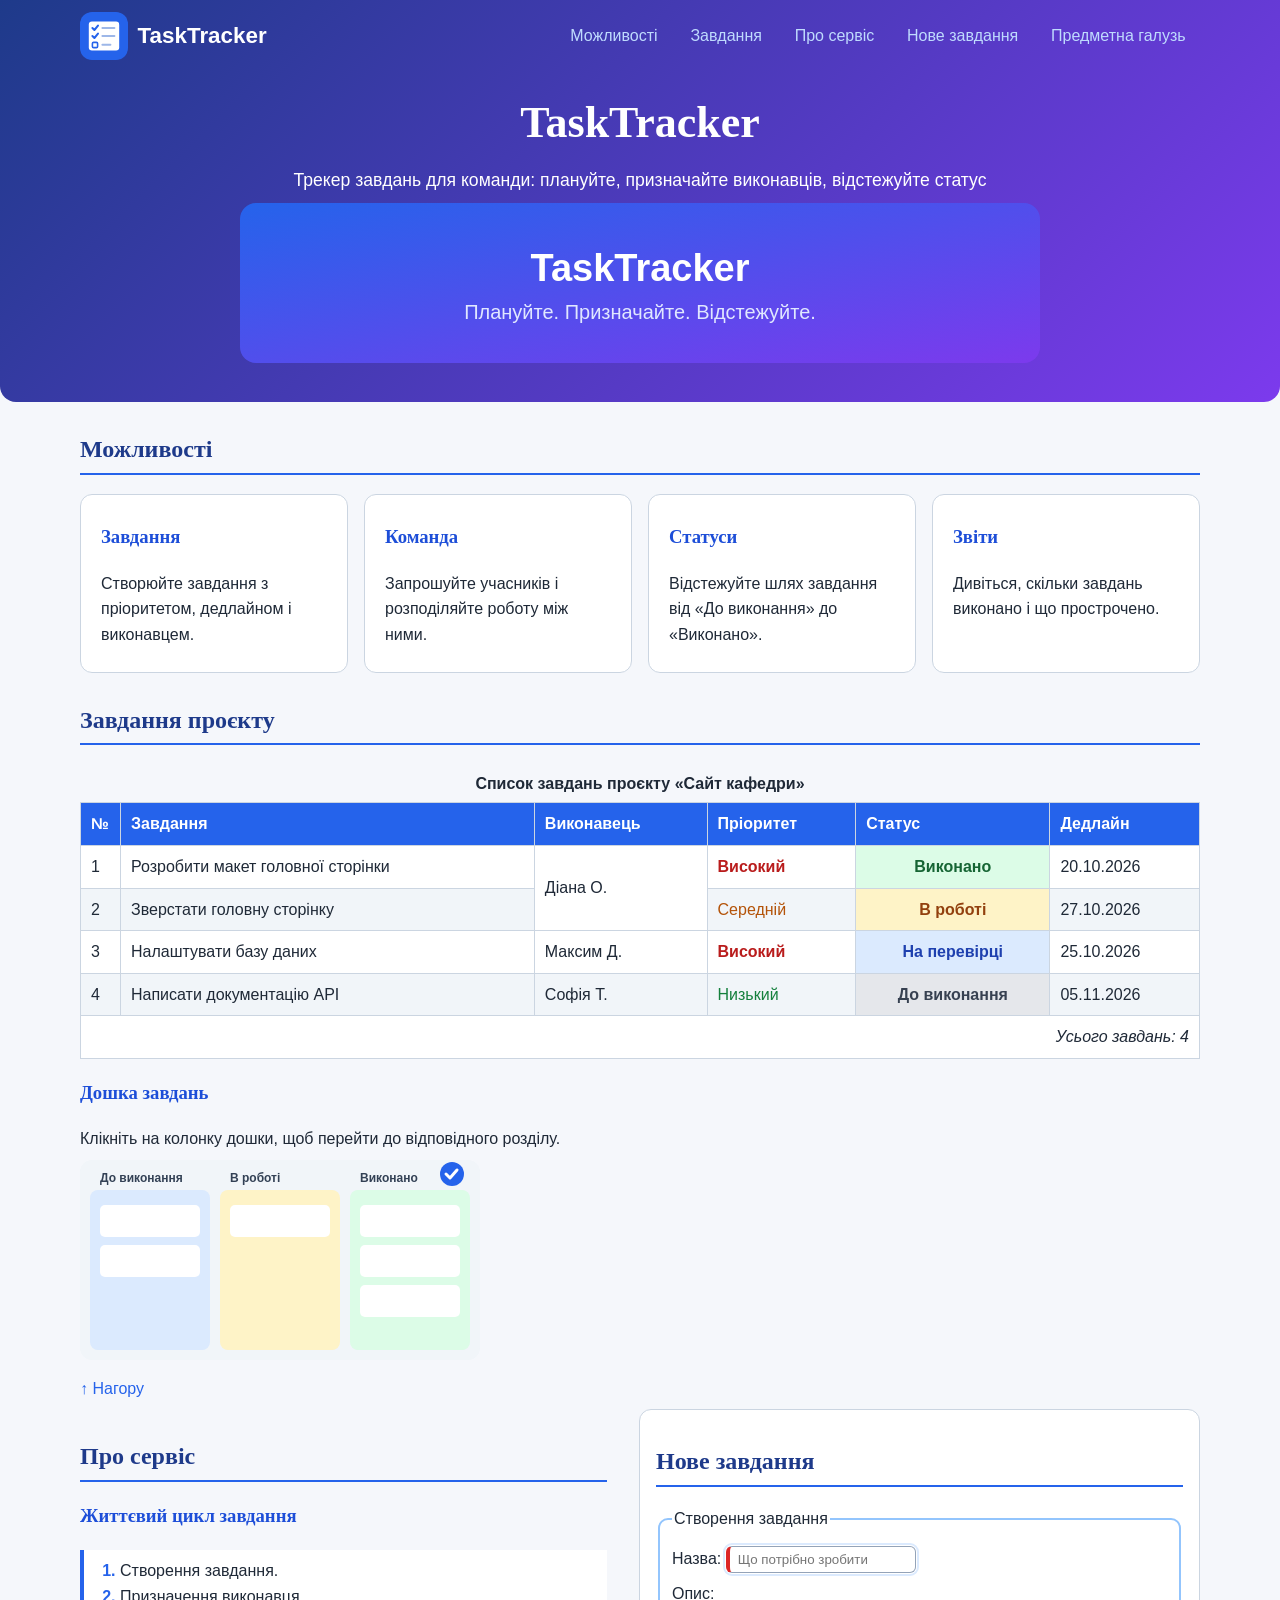
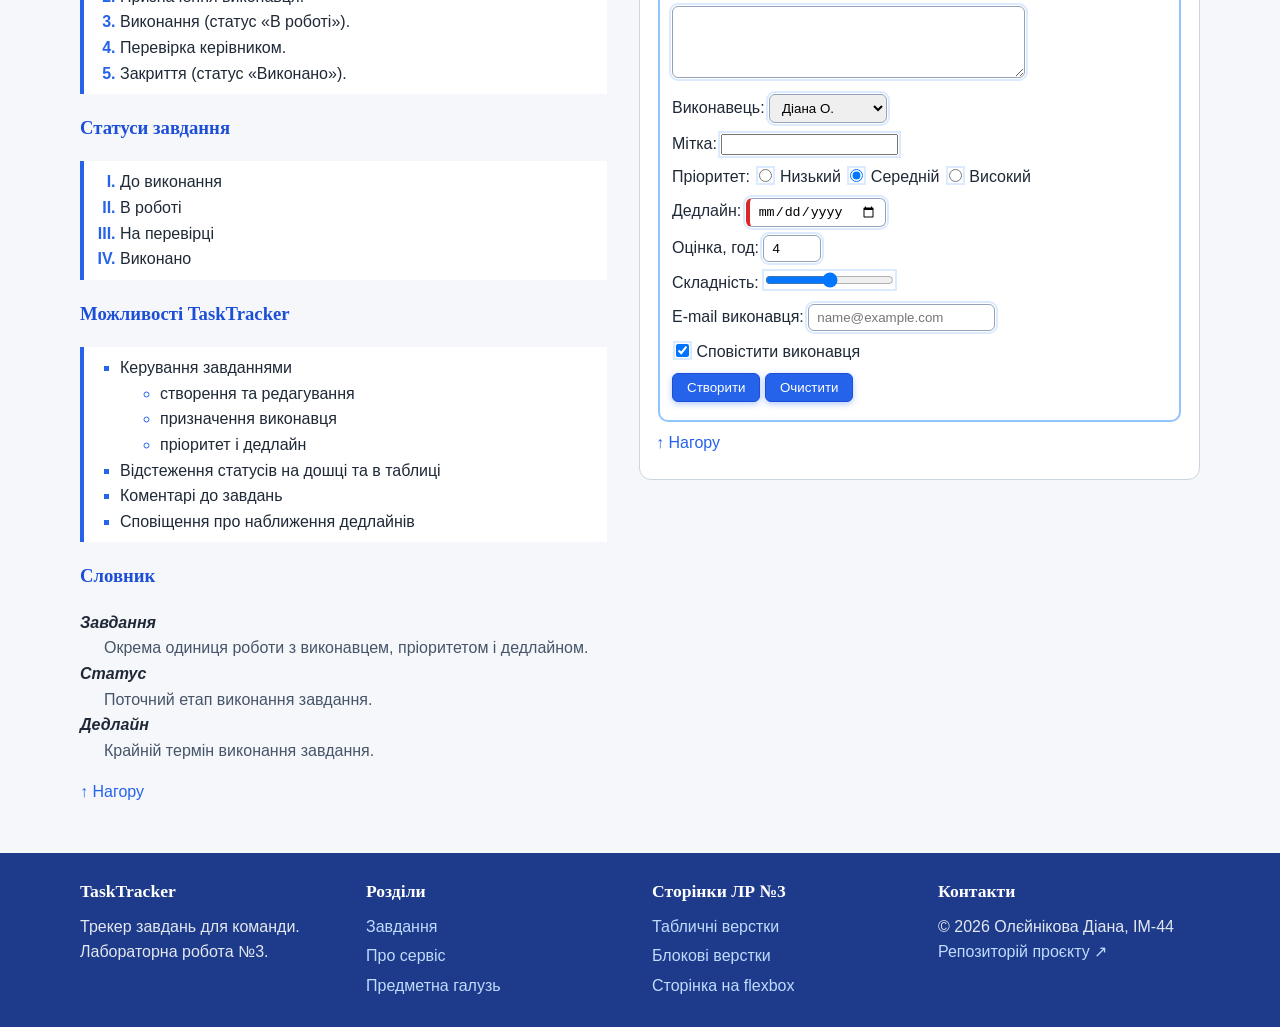
<file: index.html>
<!DOCTYPE html>
<html lang="uk">
<head>
  <meta charset="UTF-8">
  <meta name="viewport" content="width=device-width, initial-scale=1.0">
  <title>TaskTracker — трекер завдань</title>
  <link rel="icon" type="image/svg+xml" href="images/logo.svg">
  <style>
    a:link    { color: #2563eb; }
    a:visited { color: #7c3aed; }
    a:hover   { color: #dc2626; }
    a:active  { color: #f59e0b; }
    fieldset { min-width: 0; }
    th { background-color: #e8f0fb; }
    tbody tr:hover { background-color: #fff3bf; }
  </style>
  <link rel="stylesheet" href="css/style.css">
  <link rel="stylesheet" href="css/layout.css">
  <script src="js/menu.js" defer></script>
</head>
<body>
  <header id="top" class="site-header">
    <div class="container header-bar">
      <a class="brand" href="#top">
        <img src="images/logo.svg" alt="Логотип TaskTracker" title="TaskTracker" width="48" height="48">
        <span>TaskTracker</span>
      </a>
      <button class="burger" id="burger" type="button" aria-label="Відкрити меню" aria-expanded="false" aria-controls="menu">
        <span></span><span></span><span></span>
      </button>
      <nav class="menu" id="menu" aria-label="Головне меню">
        <a href="#cards">Можливості</a>
        <a href="#tasks">Завдання</a>
        <a href="#info">Про сервіс</a>
        <a href="#new-task">Нове завдання</a>
        <a href="description.html">Предметна галузь</a>
      </nav>
    </div>
    <div class="container hero">
      <h1>TaskTracker</h1>
      <p>Трекер завдань для команди: плануйте, призначайте виконавців, відстежуйте статус</p>
      <picture>
        <source media="(min-width: 650px)" srcset="images/banner-wide.svg">
        <img src="images/banner-narrow.svg" alt="Банер TaskTracker">
      </picture>
    </div>
  </header>

  <main class="container">
    <section id="cards">
      <h2>Можливості</h2>
      <div class="cards">
        <article class="card">
          <h3>Завдання</h3>
          <p>Створюйте завдання з пріоритетом, дедлайном і виконавцем.</p>
        </article>
        <article class="card">
          <h3>Команда</h3>
          <p>Запрошуйте учасників і розподіляйте роботу між ними.</p>
        </article>
        <article class="card">
          <h3>Статуси</h3>
          <p>Відстежуйте шлях завдання від «До виконання» до «Виконано».</p>
        </article>
        <article class="card">
          <h3>Звіти</h3>
          <p>Дивіться, скільки завдань виконано і що прострочено.</p>
        </article>
      </div>
    </section>

    <section id="tasks">
      <h2>Завдання проєкту</h2>
      <div style="overflow-x: auto;">
        <table id="task-table" border="1" cellpadding="6" cellspacing="0">
          <caption>Список завдань проєкту «Сайт кафедри»</caption>
          <colgroup>
            <col style="width: 40px;">
            <col>
            <col>
            <col>
            <col style="background-color: #fff7d6;">
            <col>
          </colgroup>
          <thead>
            <tr>
              <th>№</th>
              <th>Завдання</th>
              <th>Виконавець</th>
              <th>Пріоритет</th>
              <th>Статус</th>
              <th>Дедлайн</th>
            </tr>
          </thead>
          <tbody>
            <tr>
              <td>1</td>
              <td>Розробити макет головної сторінки</td>
              <td rowspan="2">Діана О.</td>
              <td class="priority-high">Високий</td>
              <td class="status status-done">Виконано</td>
              <td>20.10.2026</td>
            </tr>
            <tr>
              <td>2</td>
              <td>Зверстати головну сторінку</td>
              <td class="priority-mid">Середній</td>
              <td class="status status-work">В роботі</td>
              <td>27.10.2026</td>
            </tr>
            <tr>
              <td>3</td>
              <td>Налаштувати базу даних</td>
              <td>Максим Д.</td>
              <td class="priority-high">Високий</td>
              <td class="status status-review">На перевірці</td>
              <td>25.10.2026</td>
            </tr>
            <tr>
              <td>4</td>
              <td>Написати документацію API</td>
              <td>Софія Т.</td>
              <td class="priority-low">Низький</td>
              <td class="status status-todo">До виконання</td>
              <td>05.11.2026</td>
            </tr>
          </tbody>
          <tfoot>
            <tr>
              <td colspan="6">Усього завдань: 4</td>
            </tr>
          </tfoot>
        </table>
      </div>
      <h3>Дошка завдань</h3>
      <p>Клікніть на колонку дошки, щоб перейти до відповідного розділу.</p>
      <div style="overflow-x: auto;">
        <img src="images/board.svg" alt="Дошка завдань" width="400" height="200" usemap="#boardmap">
        <map name="boardmap">
          <area shape="rect" coords="10,30,130,190" href="#tasks" alt="До виконання: таблиця завдань">
          <area shape="rect" coords="140,30,260,190" href="#info" alt="В роботі: про сервіс">
          <area shape="rect" coords="270,30,390,190" href="#new-task" alt="Виконано: нове завдання">
          <area shape="circle" coords="372,14,12" href="#top" alt="Нагору">
        </map>
      </div>
      <p><a href="#top">↑ Нагору</a></p>
    </section>

    <div class="columns">
      <section id="info">
        <h2>Про сервіс</h2>
        <h3>Життєвий цикл завдання</h3>
        <ol type="1">
          <li>Створення завдання.</li>
          <li>Призначення виконавця.</li>
          <li>Виконання (статус «В роботі»).</li>
          <li>Перевірка керівником.</li>
          <li>Закриття (статус «Виконано»).</li>
        </ol>

        <h3>Статуси завдання</h3>
        <ol type="I">
          <li>До виконання</li>
          <li>В роботі</li>
          <li>На перевірці</li>
          <li>Виконано</li>
        </ol>

        <h3>Можливості TaskTracker</h3>
        <ul>
          <li>Керування завданнями
            <ul>
              <li>створення та редагування</li>
              <li>призначення виконавця</li>
              <li>пріоритет і дедлайн</li>
            </ul>
          </li>
          <li>Відстеження статусів на дошці та в таблиці</li>
          <li>Коментарі до завдань</li>
          <li>Сповіщення про наближення дедлайнів</li>
        </ul>

        <h3>Словник</h3>
        <dl>
          <dt>Завдання</dt>
          <dd>Окрема одиниця роботи з виконавцем, пріоритетом і дедлайном.</dd>
          <dt>Статус</dt>
          <dd>Поточний етап виконання завдання.</dd>
          <dt>Дедлайн</dt>
          <dd>Крайній термін виконання завдання.</dd>
        </dl>
        <p><a href="#top">↑ Нагору</a></p>
      </section>
      <section id="new-task">
        <h2>Нове завдання</h2>
        <form action="#" method="post" autocomplete="off">
          <fieldset>
            <legend>Створення завдання</legend>

            <p>
              <label for="title">Назва:</label>
              <input type="text" id="title" name="title" placeholder="Що потрібно зробити" maxlength="100" required>
            </p>
            <p>
              <label for="descr">Опис:</label><br>
              <textarea id="descr" name="descr" rows="4" cols="40" style="max-width: 100%;"></textarea>
            </p>
            <p>
              <label for="assignee">Виконавець:</label>
              <select id="assignee" name="assignee">
                <optgroup label="Розробники">
                  <option value="diana">Діана О.</option>
                  <option value="maksym">Максим Д.</option>
                </optgroup>
                <optgroup label="Тестувальники">
                  <option value="sofia">Софія Т.</option>
                </optgroup>
              </select>
            </p>
            <p>
              <label for="tag">Мітка:</label>
              <input list="tags" id="tag" name="tag">
              <datalist id="tags">
                <option value="frontend"></option>
                <option value="backend"></option>
                <option value="docs"></option>
              </datalist>
            </p>
            <p>
              Пріоритет:
              <input type="radio" id="p-low" name="priority" value="low">
              <label for="p-low">Низький</label>
              <input type="radio" id="p-mid" name="priority" value="medium" checked>
              <label for="p-mid">Середній</label>
              <input type="radio" id="p-high" name="priority" value="high">
              <label for="p-high">Високий</label>
            </p>
            <p>
              <label for="deadline">Дедлайн:</label>
              <input type="date" id="deadline" name="deadline" required>
            </p>
            <p>
              <label for="hours">Оцінка, год:</label>
              <input type="number" id="hours" name="hours" min="1" max="80" value="4">
            </p>
            <p>
              <label for="level">Складність:</label>
              <input type="range" id="level" name="level" min="1" max="5" value="3">
            </p>
            <p>
              <label for="email">E-mail виконавця:</label>
              <input type="email" id="email" name="email" placeholder="name@example.com">
            </p>
            <p>
              <input type="checkbox" id="notify" name="notify" checked>
              <label for="notify">Сповістити виконавця</label>
            </p>
            <p>
              <button type="submit">Створити</button>
              <button type="reset">Очистити</button>
            </p>
          </fieldset>
        </form>
        <p><a href="#top">↑ Нагору</a></p>
      </section>
    </div>
  </main>

  <footer class="site-footer">
    <div class="container footer-cols">
      <div>
        <h3>TaskTracker</h3>
        <p>Трекер завдань для команди. Лабораторна робота №3.</p>
      </div>
      <div>
        <h3>Розділи</h3>
        <ul>
          <li><a href="#tasks">Завдання</a></li>
          <li><a href="#info">Про сервіс</a></li>
          <li><a href="description.html">Предметна галузь</a></li>
        </ul>
      </div>
      <div>
        <h3>Сторінки ЛР №3</h3>
        <ul>
          <li><a href="lab3/task2-table-fixed.html">Табличні верстки</a></li>
          <li><a href="lab3/task2-block-fixed.html">Блокові верстки</a></li>
          <li><a href="lab3/task3-flexbox.html">Сторінка на flexbox</a></li>
        </ul>
      </div>
      <div>
        <h3>Контакти</h3>
        <p>© 2026 Олєйнікова Діана, ІМ-44<br>
          <a href="https://github.com/dianaoleynikova/IM-44_appWEB-OleynikovaDiana-FIOT-2026" target="_blank" rel="noopener">Репозиторій проєкту</a></p>
      </div>
    </div>
  </footer>
</body>
</html>
</file>
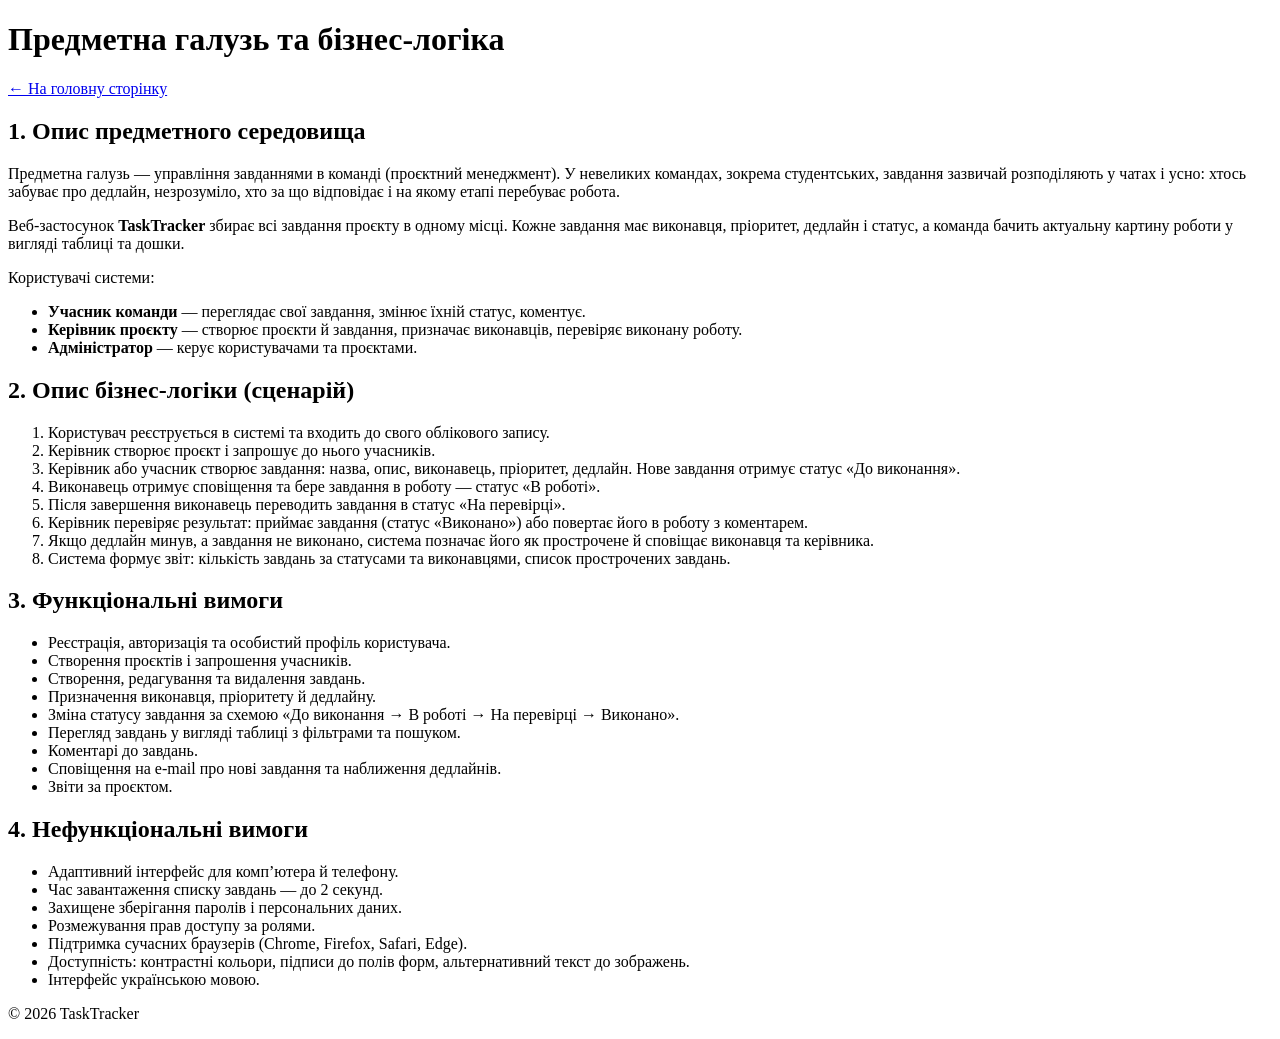
<file: description.html>
<!DOCTYPE html>
<html lang="uk">
<head>
  <meta charset="UTF-8">
  <meta name="viewport" content="width=device-width, initial-scale=1.0">
  <title>Предметна галузь та бізнес-логіка — TaskTracker</title>
  <link rel="icon" type="image/svg+xml" href="images/logo.svg">
</head>
<body>
  <header>
    <h1>Предметна галузь та бізнес-логіка</h1>
    <p><a href="index.html">← На головну сторінку</a></p>
  </header>

  <main>
    <section>
      <h2>1. Опис предметного середовища</h2>
      <p>Предметна галузь — управління завданнями в команді (проєктний менеджмент). У невеликих командах, зокрема студентських, завдання зазвичай розподіляють у чатах і усно: хтось забуває про дедлайн, незрозуміло, хто за що відповідає і на якому етапі перебуває робота.</p>
      <p>Веб-застосунок <strong>TaskTracker</strong> збирає всі завдання проєкту в одному місці. Кожне завдання має виконавця, пріоритет, дедлайн і статус, а команда бачить актуальну картину роботи у вигляді таблиці та дошки.</p>
      <p>Користувачі системи:</p>
      <ul>
        <li><strong>Учасник команди</strong> — переглядає свої завдання, змінює їхній статус, коментує.</li>
        <li><strong>Керівник проєкту</strong> — створює проєкти й завдання, призначає виконавців, перевіряє виконану роботу.</li>
        <li><strong>Адміністратор</strong> — керує користувачами та проєктами.</li>
      </ul>
    </section>

    <section>
      <h2>2. Опис бізнес-логіки (сценарій)</h2>
      <ol>
        <li>Користувач реєструється в системі та входить до свого облікового запису.</li>
        <li>Керівник створює проєкт і запрошує до нього учасників.</li>
        <li>Керівник або учасник створює завдання: назва, опис, виконавець, пріоритет, дедлайн. Нове завдання отримує статус «До виконання».</li>
        <li>Виконавець отримує сповіщення та бере завдання в роботу — статус «В роботі».</li>
        <li>Після завершення виконавець переводить завдання в статус «На перевірці».</li>
        <li>Керівник перевіряє результат: приймає завдання (статус «Виконано») або повертає його в роботу з коментарем.</li>
        <li>Якщо дедлайн минув, а завдання не виконано, система позначає його як прострочене й сповіщає виконавця та керівника.</li>
        <li>Система формує звіт: кількість завдань за статусами та виконавцями, список прострочених завдань.</li>
      </ol>
    </section>

    <section>
      <h2>3. Функціональні вимоги</h2>
      <ul>
        <li>Реєстрація, авторизація та особистий профіль користувача.</li>
        <li>Створення проєктів і запрошення учасників.</li>
        <li>Створення, редагування та видалення завдань.</li>
        <li>Призначення виконавця, пріоритету й дедлайну.</li>
        <li>Зміна статусу завдання за схемою «До виконання → В роботі → На перевірці → Виконано».</li>
        <li>Перегляд завдань у вигляді таблиці з фільтрами та пошуком.</li>
        <li>Коментарі до завдань.</li>
        <li>Сповіщення на e-mail про нові завдання та наближення дедлайнів.</li>
        <li>Звіти за проєктом.</li>
      </ul>
    </section>

    <section>
      <h2>4. Нефункціональні вимоги</h2>
      <ul>
        <li>Адаптивний інтерфейс для комп’ютера й телефону.</li>
        <li>Час завантаження списку завдань — до 2 секунд.</li>
        <li>Захищене зберігання паролів і персональних даних.</li>
        <li>Розмежування прав доступу за ролями.</li>
        <li>Підтримка сучасних браузерів (Chrome, Firefox, Safari, Edge).</li>
        <li>Доступність: контрастні кольори, підписи до полів форм, альтернативний текст до зображень.</li>
        <li>Інтерфейс українською мовою.</li>
      </ul>
    </section>
  </main>

  <footer>
    <p>© 2026 TaskTracker</p>
  </footer>
</body>
</html>
</file>
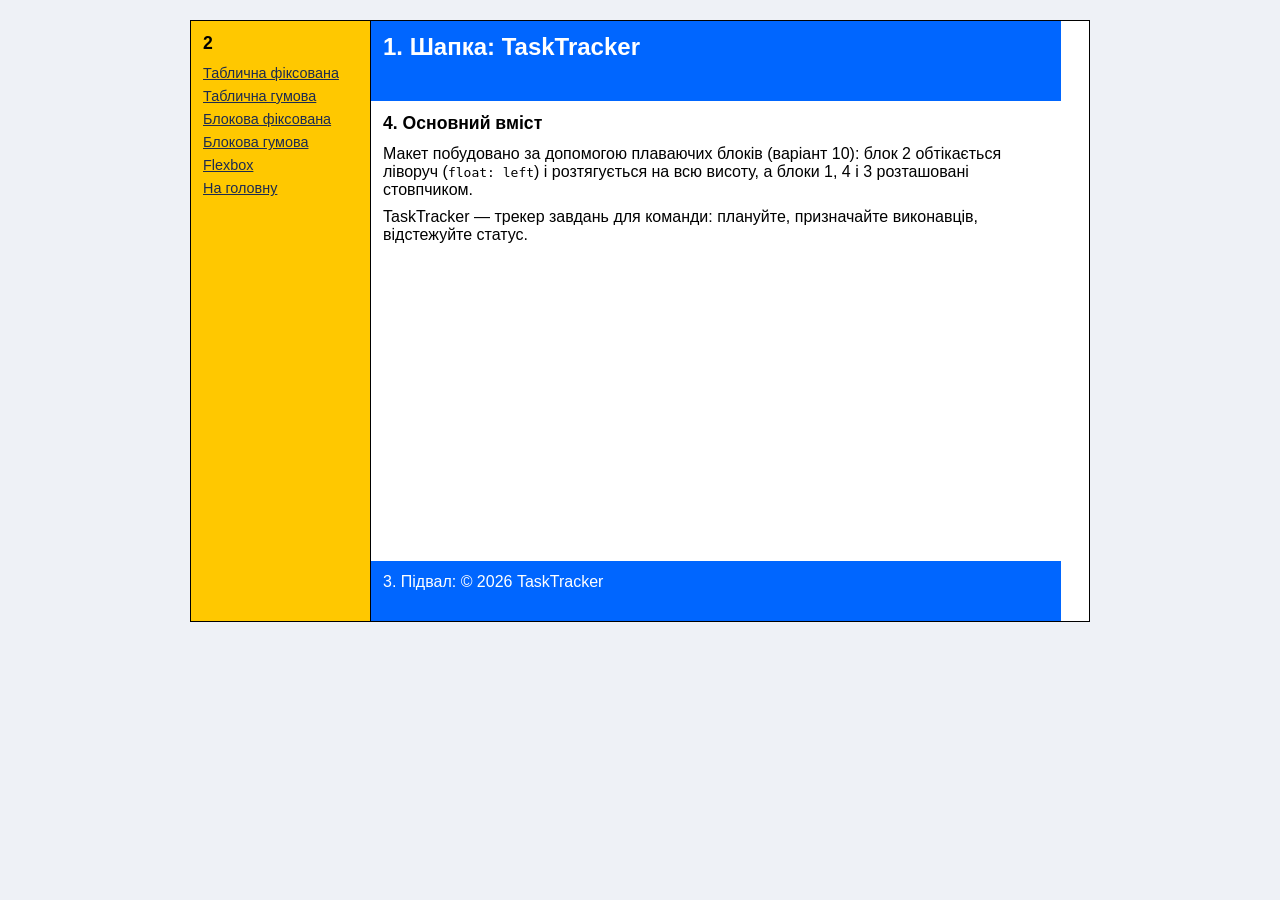
<file: lab3/task2-block-fixed.html>
<!DOCTYPE html>
<html lang="uk">
<head>
  <meta charset="UTF-8">
  <meta name="viewport" content="width=device-width, initial-scale=1.0">
  <title>Завдання 2. Блокова верстка (фіксована)</title>
  <link rel="stylesheet" href="css/block-fixed.css">
</head>
<body>
  <div id="page">
    <div id="b2">
      <h2>2</h2>
      <nav>
          <a href="task2-table-fixed.html">Таблична фіксована</a>
          <a href="task2-table-fluid.html">Таблична гумова</a>
          <a href="task2-block-fixed.html">Блокова фіксована</a>
          <a href="task2-block-fluid.html">Блокова гумова</a>
          <a href="task3-flexbox.html">Flexbox</a>
          <a href="../index.html">На головну</a>
        </nav>
    </div>
    <div id="rest">
      <div id="b1"><h1>1. Шапка: TaskTracker</h1></div>
      <div id="b4">
        <h2>4. Основний вміст</h2>
        <p>Макет побудовано за допомогою плаваючих блоків (варіант 10): блок 2 обтікається ліворуч (<code>float: left</code>) і розтягується на всю висоту, а блоки 1, 4 і 3 розташовані стовпчиком.</p>
        <p>TaskTracker — трекер завдань для команди: плануйте, призначайте виконавців, відстежуйте статус.</p>
      </div>
      <div id="b3"><p>3. Підвал: © 2026 TaskTracker</p></div>
    </div>
  </div>
</body>
</html>
</file>
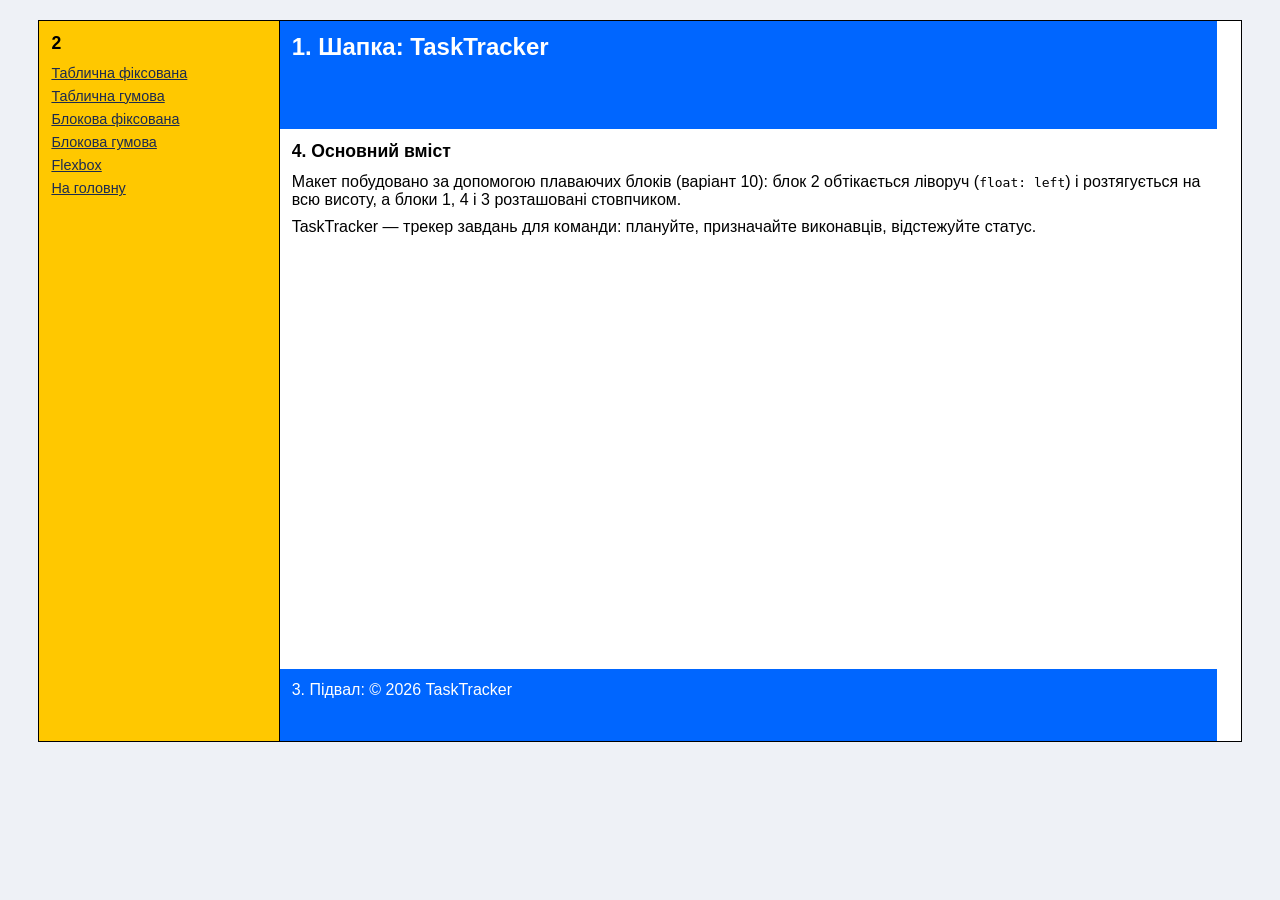
<file: lab3/task2-block-fluid.html>
<!DOCTYPE html>
<html lang="uk">
<head>
  <meta charset="UTF-8">
  <meta name="viewport" content="width=device-width, initial-scale=1.0">
  <title>Завдання 2. Блокова верстка (гумова)</title>
  <link rel="stylesheet" href="css/block-fluid.css">
</head>
<body>
  <div id="page">
    <div id="b2">
      <h2>2</h2>
      <nav>
          <a href="task2-table-fixed.html">Таблична фіксована</a>
          <a href="task2-table-fluid.html">Таблична гумова</a>
          <a href="task2-block-fixed.html">Блокова фіксована</a>
          <a href="task2-block-fluid.html">Блокова гумова</a>
          <a href="task3-flexbox.html">Flexbox</a>
          <a href="../index.html">На головну</a>
        </nav>
    </div>
    <div id="rest">
      <div id="b1"><h1>1. Шапка: TaskTracker</h1></div>
      <div id="b4">
        <h2>4. Основний вміст</h2>
        <p>Макет побудовано за допомогою плаваючих блоків (варіант 10): блок 2 обтікається ліворуч (<code>float: left</code>) і розтягується на всю висоту, а блоки 1, 4 і 3 розташовані стовпчиком.</p>
        <p>TaskTracker — трекер завдань для команди: плануйте, призначайте виконавців, відстежуйте статус.</p>
      </div>
      <div id="b3"><p>3. Підвал: © 2026 TaskTracker</p></div>
    </div>
  </div>
</body>
</html>
</file>
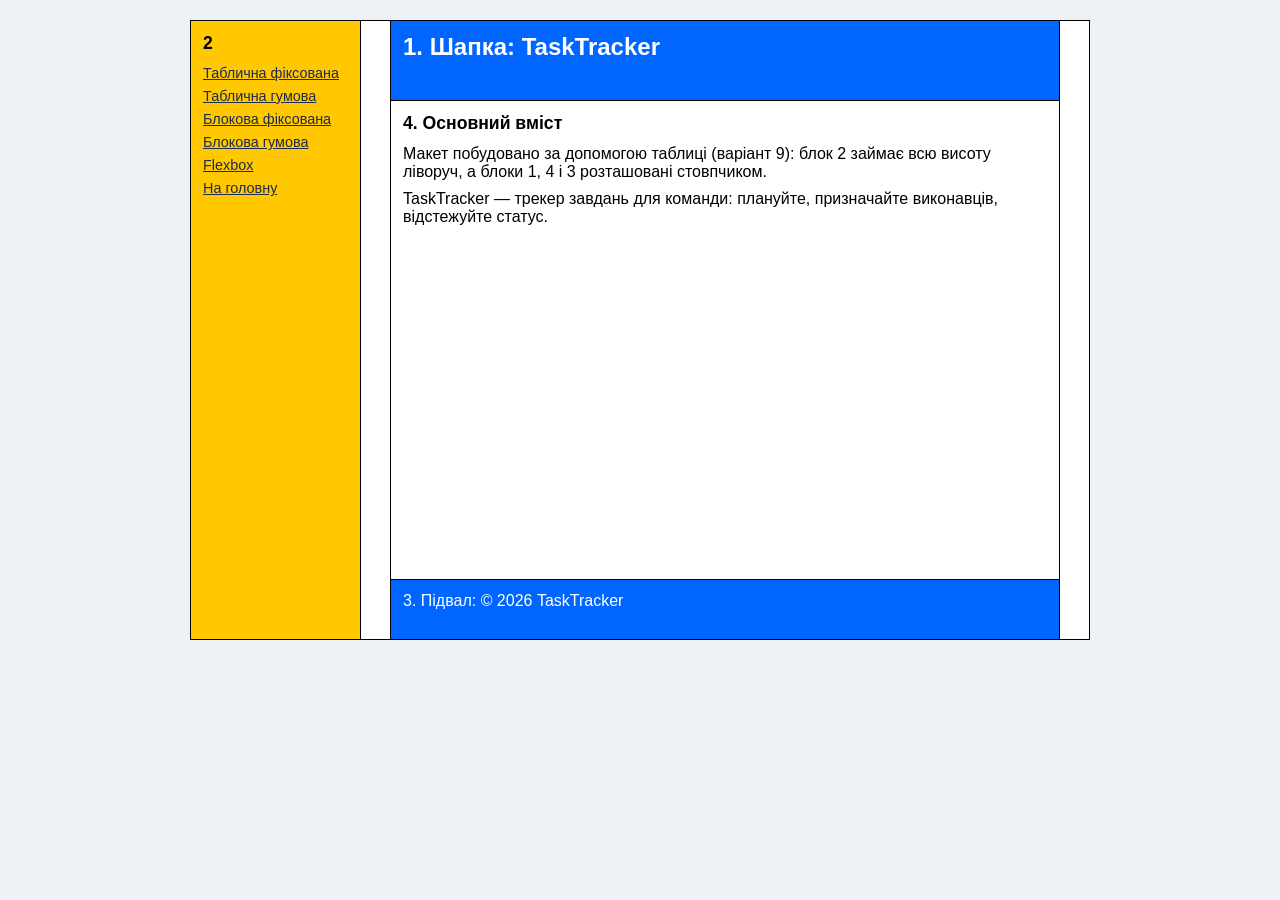
<file: lab3/task2-table-fixed.html>
<!DOCTYPE html>
<html lang="uk">
<head>
  <meta charset="UTF-8">
  <meta name="viewport" content="width=device-width, initial-scale=1.0">
  <title>Завдання 2. Таблична верстка (фіксована)</title>
  <link rel="stylesheet" href="css/table-fixed.css">
</head>
<body>
  <table class="layout">
    <tr>
      <td class="b2" rowspan="3">
        <h2>2</h2>
        <nav>
          <a href="task2-table-fixed.html">Таблична фіксована</a>
          <a href="task2-table-fluid.html">Таблична гумова</a>
          <a href="task2-block-fixed.html">Блокова фіксована</a>
          <a href="task2-block-fluid.html">Блокова гумова</a>
          <a href="task3-flexbox.html">Flexbox</a>
          <a href="../index.html">На головну</a>
        </nav>
      </td>
      <td class="gap" rowspan="3"></td>
      <td class="b1"><h1>1. Шапка: TaskTracker</h1></td>
      <td class="side" rowspan="3"></td>
    </tr>
    <tr>
      <td class="b4">
        <h2>4. Основний вміст</h2>
        <p>Макет побудовано за допомогою таблиці (варіант 9): блок 2 займає всю висоту ліворуч, а блоки 1, 4 і 3 розташовані стовпчиком.</p>
        <p>TaskTracker — трекер завдань для команди: плануйте, призначайте виконавців, відстежуйте статус.</p>
      </td>
    </tr>
    <tr>
      <td class="b3"><p>3. Підвал: © 2026 TaskTracker</p></td>
    </tr>
  </table>
</body>
</html>
</file>
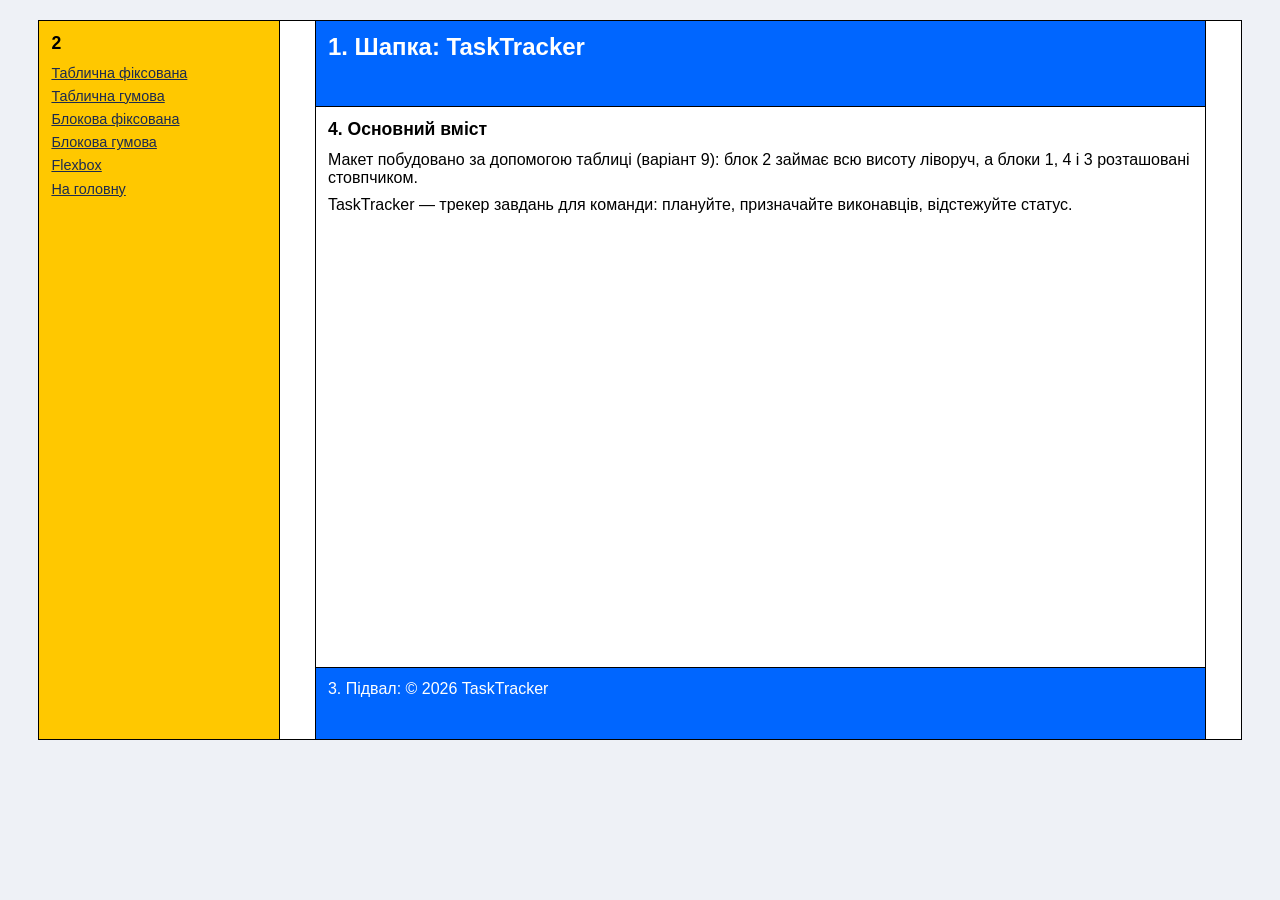
<file: lab3/task2-table-fluid.html>
<!DOCTYPE html>
<html lang="uk">
<head>
  <meta charset="UTF-8">
  <meta name="viewport" content="width=device-width, initial-scale=1.0">
  <title>Завдання 2. Таблична верстка (гумова)</title>
  <link rel="stylesheet" href="css/table-fluid.css">
</head>
<body>
  <table class="layout">
    <tr>
      <td class="b2" rowspan="3">
        <h2>2</h2>
        <nav>
          <a href="task2-table-fixed.html">Таблична фіксована</a>
          <a href="task2-table-fluid.html">Таблична гумова</a>
          <a href="task2-block-fixed.html">Блокова фіксована</a>
          <a href="task2-block-fluid.html">Блокова гумова</a>
          <a href="task3-flexbox.html">Flexbox</a>
          <a href="../index.html">На головну</a>
        </nav>
      </td>
      <td class="gap" rowspan="3"></td>
      <td class="b1"><h1>1. Шапка: TaskTracker</h1></td>
      <td class="side" rowspan="3"></td>
    </tr>
    <tr>
      <td class="b4">
        <h2>4. Основний вміст</h2>
        <p>Макет побудовано за допомогою таблиці (варіант 9): блок 2 займає всю висоту ліворуч, а блоки 1, 4 і 3 розташовані стовпчиком.</p>
        <p>TaskTracker — трекер завдань для команди: плануйте, призначайте виконавців, відстежуйте статус.</p>
      </td>
    </tr>
    <tr>
      <td class="b3"><p>3. Підвал: © 2026 TaskTracker</p></td>
    </tr>
  </table>
</body>
</html>
</file>
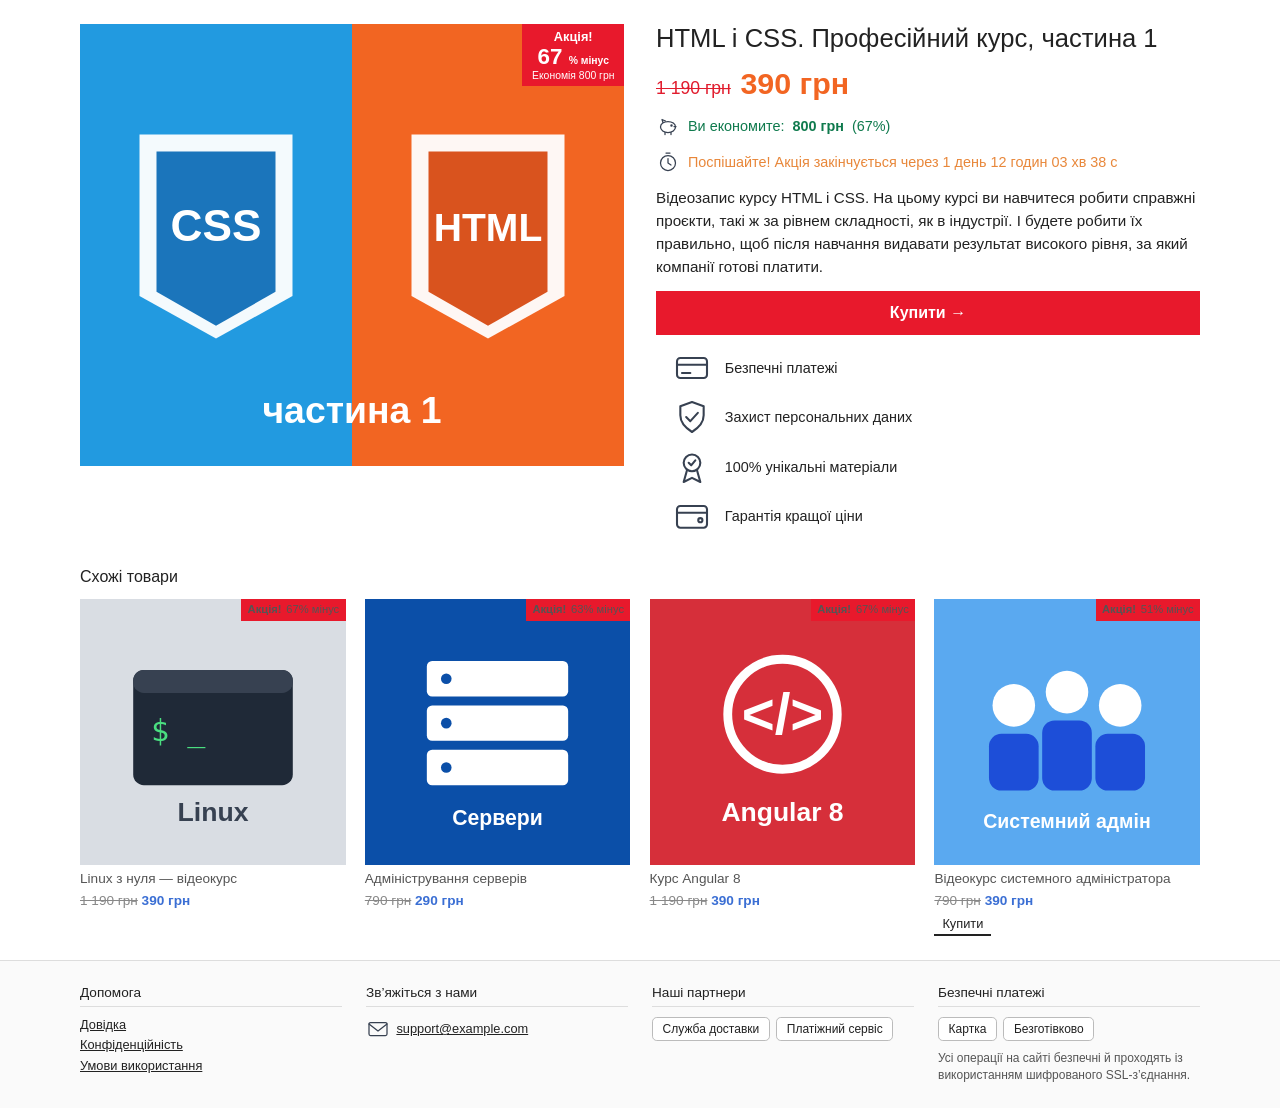
<file: lab3/task3-flexbox.html>
<!DOCTYPE html>
<html lang="uk">
<head>
  <meta charset="UTF-8">
  <meta name="viewport" content="width=device-width, initial-scale=1.0">
  <title>Завдання 3. Сторінка товару (flexbox, варіант 9)</title>
  <link rel="stylesheet" href="css/task3.css">
</head>
<body>
  <main class="page">
    <section class="product">
      <figure class="product-image">
        <img src="images/course-html-css.svg" alt="HTML і CSS. Професійний курс, частина 1">
        <span class="badge"><strong>Акція!</strong><span class="percent">67 <small>% мінус</small></span><small>Економія 800 грн</small></span>
      </figure>

      <div class="product-info">
        <h1>HTML і CSS. Професійний курс, частина 1</h1>
        <p class="price"><s>1 190 грн</s> <strong>390 грн</strong></p>
        <p class="note save"><img src="images/icon-pig.svg" alt="" width="24" height="24"> Ви економите: <strong>800 грн</strong> (67%)</p>
        <p class="note timer"><img src="images/icon-clock.svg" alt="" width="24" height="24"> Поспішайте! Акція закінчується через 1 день 12 годин 03 хв 38 с</p>
        <p class="desc">Відеозапис курсу HTML і CSS. На цьому курсі ви навчитеся робити справжні проєкти, такі ж за рівнем складності, як в індустрії. І будете робити їх правильно, щоб після навчання видавати результат високого рівня, за який компанії готові платити.</p>
        <a class="buy" href="#">Купити →</a>
        <ul class="trust">
          <li><img src="images/icon-card.svg" alt="" width="40" height="40"> Безпечні платежі</li>
          <li><img src="images/icon-shield.svg" alt="" width="40" height="40"> Захист персональних даних</li>
          <li><img src="images/icon-medal.svg" alt="" width="40" height="40"> 100% унікальні матеріали</li>
          <li><img src="images/icon-wallet.svg" alt="" width="40" height="40"> Гарантія кращої ціни</li>
        </ul>
      </div>
    </section>

    <section class="similar">
      <h2>Схожі товари</h2>
      <div class="products">
        <article class="item">
          <div class="thumb"><img src="images/course-linux.svg" alt="Linux з нуля"><span class="badge small"><strong>Акція!</strong> 67% мінус</span></div>
          <h3>Linux з нуля — відеокурс</h3>
          <p class="item-price"><s>1 190 грн</s> <strong>390 грн</strong></p>
        </article>
        <article class="item">
          <div class="thumb"><img src="images/course-servers.svg" alt="Адміністрування серверів"><span class="badge small"><strong>Акція!</strong> 63% мінус</span></div>
          <h3>Адміністрування серверів</h3>
          <p class="item-price"><s>790 грн</s> <strong>290 грн</strong></p>
        </article>
        <article class="item">
          <div class="thumb"><img src="images/course-framework.svg" alt="Курс Angular 8"><span class="badge small"><strong>Акція!</strong> 67% мінус</span></div>
          <h3>Курс Angular 8</h3>
          <p class="item-price"><s>1 190 грн</s> <strong>390 грн</strong></p>
        </article>
        <article class="item">
          <div class="thumb"><img src="images/course-sysadmin.svg" alt="Відеокурс системного адміністратора"><span class="badge small"><strong>Акція!</strong> 51% мінус</span></div>
          <h3>Відеокурс системного адміністратора</h3>
          <p class="item-price"><s>790 грн</s> <strong>390 грн</strong></p>
          <a class="buy-small" href="#">Купити</a>
        </article>
      </div>
    </section>
  </main>

  <footer class="footer">
    <div class="footer-inner">
      <div class="col">
        <h3>Допомога</h3>
        <ul>
          <li><a href="#">Довідка</a></li>
          <li><a href="#">Конфіденційність</a></li>
          <li><a href="#">Умови використання</a></li>
        </ul>
      </div>
      <div class="col">
        <h3>Зв’яжіться з нами</h3>
        <p class="contact"><img src="images/icon-mail.svg" alt="" width="24" height="24"> <a href="mailto:support@example.com">support@example.com</a></p>
      </div>
      <div class="col">
        <h3>Наші партнери</h3>
        <p class="chips"><span>Служба доставки</span><span>Платіжний сервіс</span></p>
      </div>
      <div class="col">
        <h3>Безпечні платежі</h3>
        <p class="chips"><span>Картка</span><span>Безготівково</span></p>
        <p class="small">Усі операції на сайті безпечні й проходять із використанням шифрованого SSL-з’єднання.</p>
      </div>
    </div>
  </footer>
</body>
</html>
</file>
<file: css/style.css>
/* TaskTracker. Лабораторна робота №2 — зовнішня таблиця стилів */

/* ===== Універсальний селектор, змінні ===== */
* { box-sizing: border-box; }
*:focus { outline: 2px solid #f59e0b; outline-offset: 2px; }
:root { --accent: #2563eb; --accent-dark: #1d4ed8; }

/* ===== Селектори тегів ===== */
body { color: #1f2937; background-color: #f5f7fb; max-width: 960px; margin: 0 auto; padding: 0 16px 40px; }
h1 { color: #2563eb; font-size: 36px; margin: 8px 0; }
h2 { color: #1e3a8a; border-bottom: 2px solid #2563eb; padding-bottom: 4px; }
h3 { color: #1d4ed8; }
p  { margin: 8px 0; }
img { border-radius: 12px; }

/* ===== Шрифти ===== */
body { font-family: Arial, Helvetica, sans-serif; font-size: 16px; }
h1, h2, h3 { font-family: Georgia, "Times New Roman", serif; font-weight: bold; }
dt { font-style: italic; font-weight: bold; }
code { font-family: Consolas, "Courier New", monospace; background-color: #e2e8f0; }

/* ===== Текст ===== */
body { line-height: 1.6; }
a { text-decoration: none; }
a:hover { text-decoration: underline; }
#top p { font-size: 13px; letter-spacing: 1px; text-transform: uppercase; }
footer { text-align: center; color: #475569; }

/* ===== Селектори класів ===== */
.priority-high { color: #b91c1c; font-weight: bold; }
.priority-mid  { color: #b45309; }
.priority-low  { color: #15803d; }
.status { text-align: center; font-weight: bold; }
.status-done   { background-color: #dcfce7; color: #166534; }
.status-work   { background-color: #fef3c7; color: #92400e; }
.status-review { background-color: #dbeafe; color: #1e40af; }
.status-todo   { background-color: #e5e7eb; color: #374151; }

/* ===== Селектори ідентифікаторів ===== */
#top { text-align: center; padding: 20px 12px; border-radius: 0 0 16px 16px; }
#top h1 { color: #fff; }
#top a:link, #top a:visited { color: #bfdbfe; }
#task-table { width: 100%; border-collapse: collapse; background-color: #fff; }
#new-task { background-color: #fff; border: 1px solid #cbd5e1; border-radius: 12px; padding: 4px 16px 16px; }

/* ===== Інші селектори: дочірній, сусідній, атрибута ===== */
section > h2 { margin-top: 28px; }
h3 + ol, h3 + ul { background-color: #fff; border-left: 4px solid var(--accent); padding: 8px 8px 8px 36px; }
dt + dd { margin-left: 24px; color: #475569; }
input[type="text"], input[type="email"], input[type="number"], input[type="date"], select, textarea {
  border: 1px solid #94a3b8; border-radius: 6px; padding: 5px 8px;
}
input[required] { border-left: 4px solid #dc2626; }
a[target="_blank"]::after { content: " ↗"; }

/* ===== Таблиці ===== */
#task-table caption { caption-side: top; font-weight: bold; padding: 6px; }
#task-table th, #task-table td { padding: 8px 10px; border: 1px solid #cbd5e1; }
#task-table th { background-color: var(--accent); color: #fff; text-align: left; }
#task-table tbody tr:nth-child(even) { background-color: #f1f5f9; }
#task-table tbody tr:hover { background-color: #fff3bf; }
#task-table tfoot td { font-style: italic; text-align: right; }

/* ===== Фон ===== */
#top {
  color: #fff;
  background-color: #1e3a8a;
  background-image: linear-gradient(135deg, #1e3a8a, #7c3aed);
}
footer { background-color: #e2e8f0; border-radius: 12px; margin-top: 24px; }

/* ===== Контур, рамки, тінь ===== */
fieldset { border: 2px solid #93c5fd; border-radius: 10px; }
input, select, textarea { outline: 2px solid #dbeafe; outline-offset: 1px; }
button {
  color: #fff; background-color: var(--accent); border: 1px solid var(--accent-dark);
  border-radius: 6px; padding: 6px 14px; box-shadow: 0 2px 6px rgba(37, 99, 235, .35);
}

/* ===== Багаторівневі списки ===== */
ul { list-style-type: square; }
ul ul { list-style-type: circle; }
ul ul ul { list-style-type: disc; }
li::marker { color: var(--accent); font-weight: bold; }

/* ===== CSS Просунутий: переходи, :hover, медіазапити ===== */
button { cursor: pointer; transition: background-color .2s; }
button:hover { background-color: var(--accent-dark); }
@media (max-width: 600px) {
  body { font-size: 15px; }
  h1 { font-size: 28px; }
}
</file>
<file: css/layout.css>
/* TaskTracker. Лабораторна робота №3 — адаптивна верстка на flexbox */

/* ===== Відносні одиниці: rem, em, %, vw, vh ===== */
html { font-size: 100%; scroll-behavior: smooth; }
body { max-width: none; margin: 0; padding: 0; font-size: 1rem; }
.container { width: 90%; max-width: 70rem; margin: 0 auto; }

/* ===== Шапка: логотип і навігація (flexbox) ===== */
#top { padding: 0 0 2rem; text-align: left; position: relative; }
.header-bar { display: flex; align-items: center; justify-content: space-between; gap: 1rem; padding: 0.75rem 0; position: relative; }
.brand { display: flex; align-items: center; gap: 0.6rem; font-size: 1.4rem; font-weight: bold; }
#top .brand:link, #top .brand:visited { color: #fff; }
.menu { display: flex; flex-wrap: wrap; gap: 0.25rem; }
.menu a { padding: 0.5rem 0.9rem; border-radius: 0.5rem; transition: background-color 0.2s; }
.menu a:hover { background-color: rgba(255, 255, 255, 0.18); text-decoration: none; }
.burger { display: none; }

/* ===== Герой-блок: vw і vh ===== */
.hero { text-align: center; min-height: 30vh; }
#top h1 { font-size: clamp(1.75rem, 5vw, 2.75rem); margin-top: 1rem; }
#top .hero p { font-size: 1.1em; text-transform: none; letter-spacing: 0; }
.hero img { width: 100%; max-width: 50rem; height: auto; }

/* ===== Адаптивна сітка карток (flexbox) ===== */
.cards { display: flex; flex-wrap: wrap; gap: 1rem; }
.card { flex: 1 1 15rem; background-color: #fff; border: 1px solid #cbd5e1; border-radius: 0.75rem; padding: 0.5rem 1.25rem 1rem; transition: transform 0.2s, box-shadow 0.2s; }
.card:hover { transform: translateY(-0.25rem); box-shadow: 0 0.5rem 1.25rem rgba(30, 58, 138, 0.18); }

/* ===== Дві колонки: про сервіс і форма ===== */
.columns { display: flex; align-items: flex-start; gap: 2rem; }
.columns > section { flex: 1 1 0; min-width: 0; }

/* ===== Підвал ===== */
.site-footer { margin-top: 2.5rem; padding: 1.5rem 0; border-radius: 0; text-align: left; background-color: #1e3a8a; color: #e2e8f0; }
.footer-cols { display: flex; flex-wrap: wrap; justify-content: space-between; gap: 1.5rem; }
.footer-cols > div { flex: 1 1 12rem; }
.site-footer h3 { color: #fff; margin: 0 0 0.5em; font-size: 1.1em; }
.site-footer ul { list-style: none; padding: 0; margin: 0; background: none; border: 0; }
.site-footer li { margin: 0.25em 0; }
.site-footer a:link, .site-footer a:visited { color: #bfdbfe; }

/* ===== Анімації ===== */
@keyframes fade-up { from { opacity: 0; transform: translateY(1rem); } to { opacity: 1; transform: none; } }
.hero > * { animation: fade-up 0.6s ease both; }
.hero > p { animation-delay: 0.1s; }
.hero > picture { animation-delay: 0.2s; }
.card { animation: fade-up 0.6s ease both; }
.card:nth-child(2) { animation-delay: 0.1s; }
.card:nth-child(3) { animation-delay: 0.2s; }
.card:nth-child(4) { animation-delay: 0.3s; }

/* ===== Медіа-запити. Планшет: від 701px до 1024px (оператор and) ===== */
@media only screen and (min-width: 701px) and (max-width: 1024px) {
  .container { width: 94%; }
  .card { flex-basis: calc(50% - 1rem); }
  .columns { flex-direction: column; gap: 0; }
  .columns > section { width: 100%; }
}

/* ===== Мобільний: до 700px, бургер-меню ===== */
@media (max-width: 700px) {
  .container { width: 92%; }
  .burger { display: flex; flex-direction: column; justify-content: center; gap: 0.3rem; width: 2.75rem; height: 2.75rem; padding: 0.6rem; background: transparent; border: 1px solid rgba(255, 255, 255, 0.6); box-shadow: none; }
  .burger span { display: block; height: 0.18rem; background-color: #fff; border-radius: 0.1rem; transition: transform 0.3s, opacity 0.3s; }
  .burger[aria-expanded="true"] span:nth-child(1) { transform: translateY(0.48rem) rotate(45deg); }
  .burger[aria-expanded="true"] span:nth-child(2) { opacity: 0; }
  .burger[aria-expanded="true"] span:nth-child(3) { transform: translateY(-0.48rem) rotate(-45deg); }
  .menu { position: absolute; top: 100%; left: 0; right: 0; z-index: 10; flex-direction: column; flex-wrap: nowrap; background-color: #1e3a8a; border-radius: 0 0 0.75rem 0.75rem; max-height: 0; opacity: 0; overflow: hidden; transition: max-height 0.35s ease, opacity 0.3s ease; }
  .menu.open { max-height: 24rem; opacity: 1; padding: 0.5rem; }
  .menu a { padding: 0.75rem 1rem; }
  .card { flex-basis: 100%; }
  .columns { flex-direction: column; gap: 0; }
  .columns > section { width: 100%; }
  .footer-cols { flex-direction: column; }
}

/* Логічне «або» (кома): дуже вузький екран або дуже низький */
@media (max-width: 400px), (max-height: 380px) {
  html { font-size: 90%; }
  .hero { min-height: 0; }
}

/* Логічне «і»: горизонтальна орієнтація на низькому екрані */
@media (orientation: landscape) and (max-height: 500px) {
  .hero img { display: none; }
}

/* Логічне «не»: на друці меню й банер не потрібні */
@media print {
  .menu, .burger, .hero img { display: none; }
}
@media not print {
  .card:hover { cursor: default; }
}

/* Користувачам, які вимкнули анімації */
@media (prefers-reduced-motion: reduce) {
  * { animation: none !important; transition: none !important; scroll-behavior: auto !important; }
}
</file>
<file: lab3/css/block-fixed.css>
/* Завдання 2 */
* { box-sizing: border-box; }
body { margin: 0; font-family: Arial, Helvetica, sans-serif; background: #eef1f6; }
h1, h2, p { margin: 0 0 0.6em; }
h1 { font-size: 1.5rem; }
h2 { font-size: 1.1rem; }
nav a { display: block; margin: 0 0 0.5em; color: #1d2b4f; font-size: 0.9rem; }

/* Фіксована блокова верстка (float): розміри задано в пікселях */
#page { width: 900px; }
#b2 { width: 180px; }
#rest { width: 690px; }
#b1 { height: 80px; }
#b4 { height: 460px; }
#b3 { height: 60px; }

#page { overflow: hidden; margin: 20px auto; background: #fff; border: 1px solid #000; }
#b2 { float: left; background: #ffc800; padding: 12px; border-right: 1px solid #000;
      /* рівна висота колонки: розтягуємо блок униз і компенсуємо від'ємним відступом */
      padding-bottom: 32767px; margin-bottom: -32767px; }
#rest { float: left; }
#b1, #b3 { background: #0066ff; color: #fff; padding: 12px; }
#b4 { background: #fff; padding: 12px; }
</file>
<file: lab3/css/block-fluid.css>
/* Завдання 2 */
* { box-sizing: border-box; }
body { margin: 0; font-family: Arial, Helvetica, sans-serif; background: #eef1f6; }
h1, h2, p { margin: 0 0 0.6em; }
h1 { font-size: 1.5rem; }
h2 { font-size: 1.1rem; }
nav a { display: block; margin: 0 0 0.5em; color: #1d2b4f; font-size: 0.9rem; }

/* Гумова блокова верстка (float): розміри задано у відсотках */
#page { width: 94%; }
#b2 { width: 20%; }
#rest { width: 78%; }
#b1 { min-height: 12vh; }
#b4 { min-height: 60vh; }
#b3 { min-height: 8vh; }

#page { overflow: hidden; margin: 20px auto; background: #fff; border: 1px solid #000; }
#b2 { float: left; background: #ffc800; padding: 12px; border-right: 1px solid #000;
      /* рівна висота колонки: розтягуємо блок униз і компенсуємо від'ємним відступом */
      padding-bottom: 32767px; margin-bottom: -32767px; }
#rest { float: left; }
#b1, #b3 { background: #0066ff; color: #fff; padding: 12px; }
#b4 { background: #fff; padding: 12px; }
</file>
<file: lab3/css/table-fixed.css>
/* Завдання 2 */
* { box-sizing: border-box; }
body { margin: 0; font-family: Arial, Helvetica, sans-serif; background: #eef1f6; }
h1, h2, p { margin: 0 0 0.6em; }
h1 { font-size: 1.5rem; }
h2 { font-size: 1.1rem; }
nav a { display: block; margin: 0 0 0.5em; color: #1d2b4f; font-size: 0.9rem; }

/* Фіксована таблична верстка: розміри задано в пікселях */
table.layout { width: 900px; height: 620px; margin: 20px auto; border-collapse: collapse; table-layout: fixed; background: #fff; }
table.layout td { vertical-align: top; padding: 12px; border: 1px solid #000; }
.b2 { width: 170px; }
.gap { width: 30px; background: #fff; border-top: 0; border-bottom: 0; }
.side { width: 30px; background: #fff; }
.b1 { height: 80px; }
.b3 { height: 60px; }

.b1, .b3 { background: #0066ff; color: #fff; }
.b2 { background: #ffc800; }
.b4 { background: #fff; }
</file>
<file: lab3/css/table-fluid.css>
/* Завдання 2 */
* { box-sizing: border-box; }
body { margin: 0; font-family: Arial, Helvetica, sans-serif; background: #eef1f6; }
h1, h2, p { margin: 0 0 0.6em; }
h1 { font-size: 1.5rem; }
h2 { font-size: 1.1rem; }
nav a { display: block; margin: 0 0 0.5em; color: #1d2b4f; font-size: 0.9rem; }

/* Гумова таблична верстка: розміри задано у відсотках */
table.layout { width: 94%; min-height: 80vh; margin: 20px auto; border-collapse: collapse; background: #fff; }
table.layout td { vertical-align: top; padding: 1%; border: 1px solid #000; }
.b2 { width: 20%; }
.gap { width: 3%; background: #fff; border-top: 0; border-bottom: 0; }
.side { width: 3%; background: #fff; }
.b1 { height: 12%; }
.b3 { height: 10%; }

.b1, .b3 { background: #0066ff; color: #fff; }
.b2 { background: #ffc800; }
.b4 { background: #fff; }
</file>
<file: lab3/css/task3.css>
/* Завдання 3. Сторінка товару (варіант 9) на flexbox */
* { box-sizing: border-box; }
body { margin: 0; font-family: Arial, Helvetica, sans-serif; color: #222; background: #fff; }
a { color: inherit; }
img { max-width: 100%; }
.page { width: 92%; max-width: 70rem; margin: 0 auto; padding: 1.5rem 0; }

/* ===== Блок товару: два flex-стовпці ===== */
.product { display: flex; flex-wrap: wrap; gap: 2rem; align-items: flex-start; }
.product-image { position: relative; flex: 1 1 22rem; margin: 0; }
.product-image img { display: block; width: 100%; height: auto; }
.product-info { flex: 1 1 22rem; display: flex; flex-direction: column; gap: 0.8rem; }
.product-info h1 { margin: 0; font-size: 1.6rem; font-weight: normal; }
.price { display: flex; align-items: baseline; gap: 0.6rem; margin: 0; }
.price s { color: #e11d2e; font-size: 1.1rem; }
.price strong { color: #f26522; font-size: 1.9rem; }
.note { display: flex; align-items: center; gap: 0.5rem; margin: 0; font-size: 0.9rem; }
.note.save { color: #0f7a4d; }
.note.timer { color: #e8873a; }
.desc { margin: 0; line-height: 1.5; font-size: 0.95rem; }
.buy { display: flex; justify-content: center; align-items: center; padding: 0.8rem; background: #e8192c; color: #fff; font-weight: bold; text-decoration: none; transition: background-color 0.2s; }
.buy:hover { background: #b50f20; }
.trust { list-style: none; margin: 0; padding: 0 0 0 1rem; display: flex; flex-direction: column; gap: 0.6rem; }
.trust li { display: flex; align-items: center; gap: 0.8rem; font-size: 0.9rem; }

/* ===== Знижка ===== */
.badge { position: absolute; top: 0; right: 0; display: flex; flex-direction: column; align-items: center; padding: 0.3rem 0.6rem; background: #e8192c; color: #fff; font-size: 0.8rem; }
.badge .percent { font-size: 1.4rem; font-weight: bold; }
.badge small { font-size: 0.65rem; }

/* ===== Схожі товари ===== */
.similar h2 { font-size: 1rem; font-weight: normal; margin: 2rem 0 0.8rem; }
.products { display: flex; flex-wrap: wrap; gap: 1.2rem; }
.item { flex: 1 1 13rem; display: flex; flex-direction: column; gap: 0.4rem; transition: transform 0.2s; }
.item:hover { transform: translateY(-0.25rem); }
.thumb { position: relative; }
.thumb img { display: block; width: 100%; height: auto; }
.badge.small { flex-direction: row; gap: 0.3rem; font-size: 0.7rem; padding: 0.2rem 0.4rem; }
.item h3 { margin: 0; font-size: 0.85rem; font-weight: normal; color: #555; }
.item-price { margin: 0; font-size: 0.85rem; }
.item-price s { color: #888; }
.item-price strong { color: #3b6fd4; }
.buy-small { align-self: flex-start; padding: 0.15rem 0.5rem; border-bottom: 2px solid #222; font-size: 0.8rem; text-decoration: none; }

/* ===== Підвал: чотири flex-колонки ===== */
.footer { border-top: 1px solid #ddd; background: #fafafa; }
.footer-inner { width: 92%; max-width: 70rem; margin: 0 auto; padding: 1.5rem 0; display: flex; flex-wrap: wrap; justify-content: space-between; gap: 1.5rem; }
.col { flex: 1 1 12rem; }
.col h3 { margin: 0 0 0.6rem; padding-bottom: 0.4rem; border-bottom: 1px solid #ddd; font-size: 0.85rem; font-weight: normal; }
.col ul { list-style: none; margin: 0; padding: 0; font-size: 0.8rem; }
.col li { margin: 0.35rem 0; }
.contact { display: flex; align-items: center; gap: 0.4rem; margin: 0; font-size: 0.8rem; }
.chips { display: flex; flex-wrap: wrap; gap: 0.4rem; margin: 0 0 0.6rem; }
.chips span { padding: 0.25rem 0.6rem; border: 1px solid #bbb; border-radius: 0.3rem; background: #fff; font-size: 0.75rem; }
.small { margin: 0; font-size: 0.75rem; color: #555; line-height: 1.4; }

/* ===== Адаптивність ===== */
@media (max-width: 700px) {
  .product { gap: 1rem; }
  .product-info h1 { font-size: 1.3rem; }
  .price strong { font-size: 1.6rem; }
  .products { gap: 0.8rem; }
  .item { flex-basis: calc(50% - 0.8rem); }
}
@media (max-width: 420px) {
  .item { flex-basis: 100%; }
  .footer-inner { flex-direction: column; }
}
</file>
